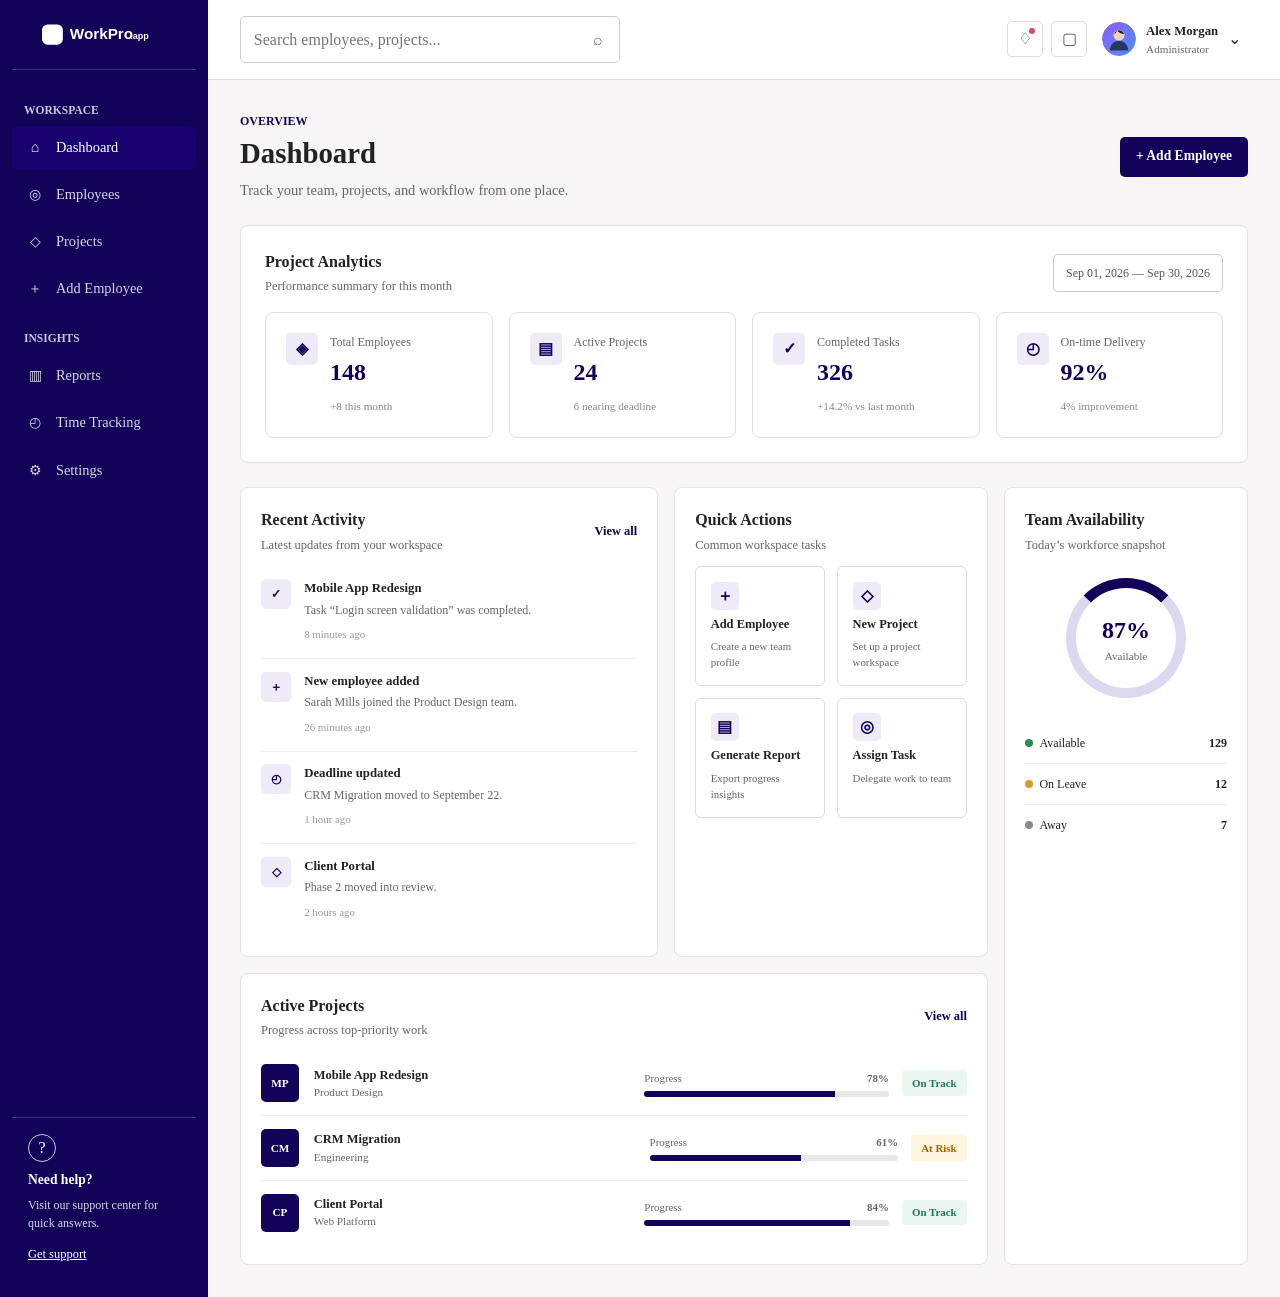
<file: Frontend/employee-project-ui/index.html>
<!DOCTYPE html>
<html lang="en">
<head>
  <meta charset="UTF-8">
  <meta name="viewport" content="width=device-width, initial-scale=1.0">
  <meta name="description" content="WorkPro project management dashboard">
  <title>WorkPro Dashboard</title>
  <link rel="stylesheet" href="css/styles.css">
</head>
<body>
  <div class="app-shell">
    <aside class="sidebar" aria-label="Primary navigation">
      <a class="brand" href="index.html" aria-label="WorkPro home">
        <img src="assets/logo.svg" alt="WorkPro">
      </a>

      <nav class="sidebar-nav">
        <p class="nav-heading">Workspace</p>
        <a class="nav-link active" href="index.html" aria-current="page"><span class="nav-icon">⌂</span><span>Dashboard</span></a>
        <a class="nav-link" href="employees.html"><span class="nav-icon">◎</span><span>Employees</span></a>
        <a class="nav-link" href="projects.html"><span class="nav-icon">◇</span><span>Projects</span></a>
        <a class="nav-link" href="add-employee.html"><span class="nav-icon">＋</span><span>Add Employee</span></a>

        <p class="nav-heading">Insights</p>
        <a class="nav-link" href="#"><span class="nav-icon">▥</span><span>Reports</span></a>
        <a class="nav-link" href="#"><span class="nav-icon">◴</span><span>Time Tracking</span></a>
        <a class="nav-link" href="#"><span class="nav-icon">⚙</span><span>Settings</span></a>
      </nav>

      <div class="sidebar-card">
        <div class="sidebar-card-icon">?</div>
        <strong>Need help?</strong>
        <p>Visit our support center for quick answers.</p>
        <a href="#">Get support</a>
      </div>
    </aside>

    <div class="main-area">
      <header class="topbar">
        <form class="search-form" role="search">
          <label class="sr-only" for="global-search">Search workspace</label>
          <input id="global-search" type="search" placeholder="Search employees, projects...">
          <button type="submit" aria-label="Search">⌕</button>
        </form>

        <div class="topbar-actions">
          <button class="icon-button" type="button" aria-label="Notifications">♢<span class="notification-dot" aria-hidden="true"></span></button>
          <button class="icon-button" type="button" aria-label="Messages">▢</button>
          <button class="account-button" type="button" aria-label="Open account menu">
            <img src="assets/avatar.svg" alt="">
            <span class="account-copy"><strong>Alex Morgan</strong><small>Administrator</small></span>
            <span aria-hidden="true">⌄</span>
          </button>
        </div>
      </header>

      <main class="content">
        <div class="page-title-row">
          <div>
            <p class="eyebrow">Overview</p>
            <h1>Dashboard</h1>
            <p class="subtitle">Track your team, projects, and workflow from one place.</p>
          </div>
          <a class="btn btn-primary" href="add-employee.html">+ Add Employee</a>
        </div>

        <section class="panel analytics-panel" aria-labelledby="analytics-title">
          <div class="panel-heading">
            <div>
              <h2 id="analytics-title">Project Analytics</h2>
              <p>Performance summary for this month</p>
            </div>
            <button class="date-chip" type="button">Sep 01, 2026 — Sep 30, 2026</button>
          </div>

          <div class="stats-grid">
            <article class="stat-card blue">
              <span class="stat-icon">◈</span>
              <div><p>Total Employees</p><strong>148</strong><small>+8 this month</small></div>
            </article>
            <article class="stat-card purple">
              <span class="stat-icon">▤</span>
              <div><p>Active Projects</p><strong>24</strong><small>6 nearing deadline</small></div>
            </article>
            <article class="stat-card green">
              <span class="stat-icon">✓</span>
              <div><p>Completed Tasks</p><strong>326</strong><small>+14.2% vs last month</small></div>
            </article>
            <article class="stat-card orange">
              <span class="stat-icon">◴</span>
              <div><p>On-time Delivery</p><strong>92%</strong><small>4% improvement</small></div>
            </article>
          </div>
        </section>

        <div class="dashboard-grid">
          <section class="panel activity-panel" aria-labelledby="activity-title">
            <div class="panel-heading compact">
              <div><h2 id="activity-title">Recent Activity</h2><p>Latest updates from your workspace</p></div>
              <a class="text-link" href="#">View all</a>
            </div>
            <ul class="activity-list">
              <li><span class="activity-icon violet">✓</span><div><strong>Mobile App Redesign</strong><p>Task “Login screen validation” was completed.</p><small>8 minutes ago</small></div></li>
              <li><span class="activity-icon cyan">＋</span><div><strong>New employee added</strong><p>Sarah Mills joined the Product Design team.</p><small>26 minutes ago</small></div></li>
              <li><span class="activity-icon amber">◴</span><div><strong>Deadline updated</strong><p>CRM Migration moved to September 22.</p><small>1 hour ago</small></div></li>
              <li><span class="activity-icon green-dot">◇</span><div><strong>Client Portal</strong><p>Phase 2 moved into review.</p><small>2 hours ago</small></div></li>
            </ul>
          </section>

          <section class="panel quick-actions" aria-labelledby="quick-title">
            <div class="panel-heading compact"><div><h2 id="quick-title">Quick Actions</h2><p>Common workspace tasks</p></div></div>
            <div class="quick-grid">
              <a href="add-employee.html"><span>＋</span><strong>Add Employee</strong><small>Create a new team profile</small></a>
              <a href="projects.html"><span>◇</span><strong>New Project</strong><small>Set up a project workspace</small></a>
              <a href="#"><span>▤</span><strong>Generate Report</strong><small>Export progress insights</small></a>
              <a href="#"><span>◎</span><strong>Assign Task</strong><small>Delegate work to team</small></a>
            </div>
          </section>

          <section class="panel project-list-panel" aria-labelledby="projects-title">
            <div class="panel-heading compact"><div><h2 id="projects-title">Active Projects</h2><p>Progress across top-priority work</p></div><a class="text-link" href="projects.html">View all</a></div>
            <div class="project-list">
              <article class="project-row">
                <div class="project-icon blue-bg">MP</div>
                <div class="project-copy"><strong>Mobile App Redesign</strong><span>Product Design</span></div>
                <div class="progress-wrap"><div class="progress-label"><span>Progress</span><strong>78%</strong></div><div class="progress"><span style="width:78%"></span></div></div>
                <span class="status success">On Track</span>
              </article>
              <article class="project-row">
                <div class="project-icon purple-bg">CM</div>
                <div class="project-copy"><strong>CRM Migration</strong><span>Engineering</span></div>
                <div class="progress-wrap"><div class="progress-label"><span>Progress</span><strong>61%</strong></div><div class="progress"><span style="width:61%"></span></div></div>
                <span class="status warning">At Risk</span>
              </article>
              <article class="project-row">
                <div class="project-icon green-bg">CP</div>
                <div class="project-copy"><strong>Client Portal</strong><span>Web Platform</span></div>
                <div class="progress-wrap"><div class="progress-label"><span>Progress</span><strong>84%</strong></div><div class="progress"><span style="width:84%"></span></div></div>
                <span class="status success">On Track</span>
              </article>
            </div>
          </section>

          <section class="panel team-panel" aria-labelledby="team-title">
            <div class="panel-heading compact"><div><h2 id="team-title">Team Availability</h2><p>Today’s workforce snapshot</p></div></div>
            <div class="availability-ring" aria-label="87 percent of employees are available"><span>87%</span><small>Available</small></div>
            <div class="availability-details">
              <p><span><i class="legend available"></i>Available</span><strong>129</strong></p>
              <p><span><i class="legend leave"></i>On Leave</span><strong>12</strong></p>
              <p><span><i class="legend away"></i>Away</span><strong>7</strong></p>
            </div>
          </section>
        </div>
      </main>
    </div>
  </div>
</body>
</html>
</file>
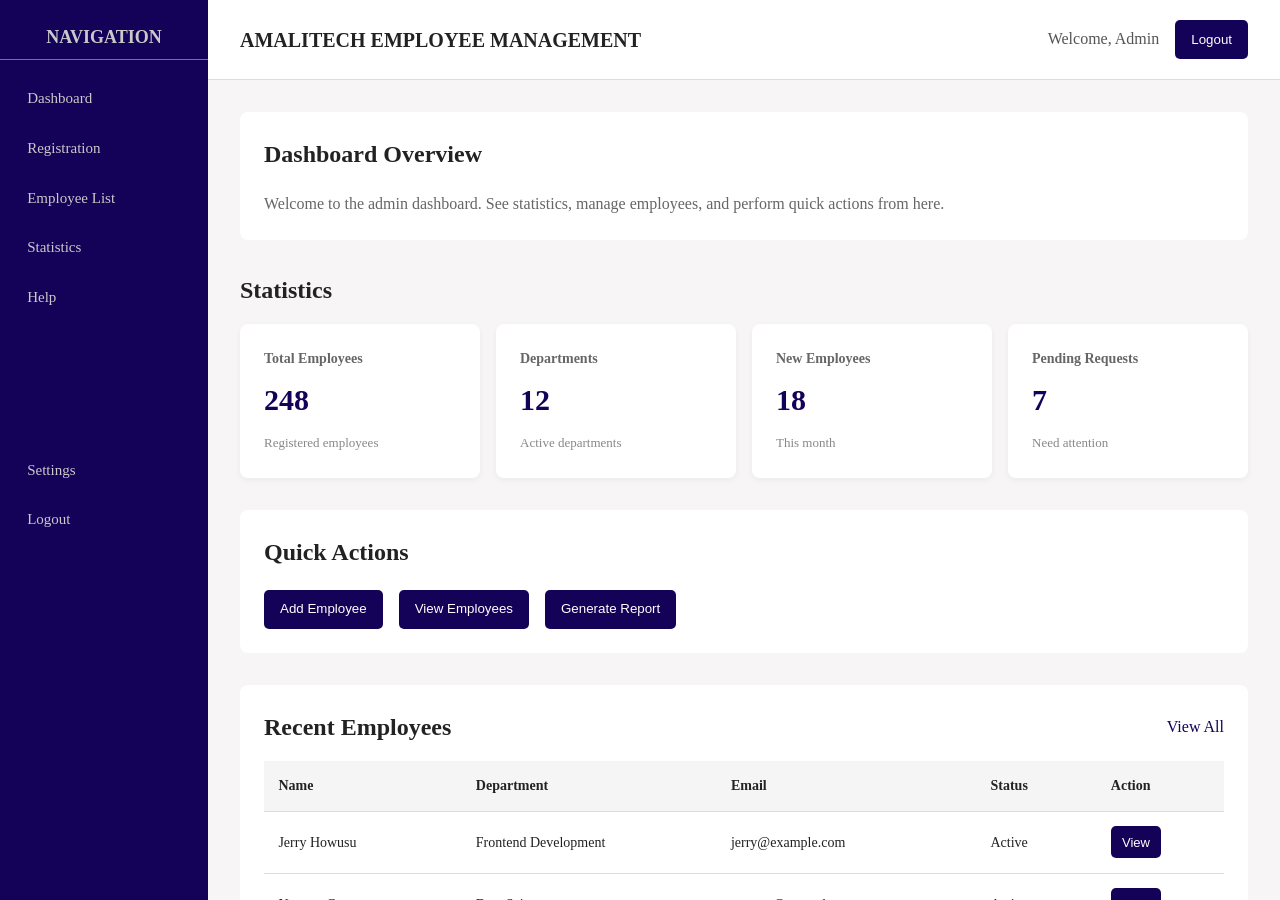
<file: Frontend/admin-dashboard.html>
<!doctype html>
<html lang="en">
  <head>
    <meta charset="UTF-8" />
    <meta name="viewport" content="width=device-width, initial-scale=1.0" />

    <title>Amalitech Employee Management</title>

    <link rel="stylesheet" href="styles.css" />
  </head>

  <body>
    <aside class="sidebar">
      <h2>Navigation</h2>

      <nav>
        <ul>
          <li><a href="#dashboard">Dashboard</a></li>
          <li><a href="#registration">Registration</a></li>
          <li><a href="#employees">Employee List</a></li>
          <li><a href="#statistics">Statistics</a></li>
          <li><a href="#help">Help</a></li>
        </ul>

        <ul class="bottom-nav">
          <li><a href="#settings">Settings</a></li>
          <li><a href="#">Logout</a></li>
        </ul>
      </nav>
    </aside>

    <header class="header">
      <div>
        <h1>Amalitech Employee Management</h1>
      </div>

      <div class="header-user">
        <span>Welcome, Admin</span>
        <button type="button">Logout</button>
      </div>
    </header>

    <main class="main-content">
      <section id="dashboard" class="dashboard-intro">
        <h2>Dashboard Overview</h2>

        <p>
          Welcome to the admin dashboard. See statistics, manage employees, and
          perform quick actions from here.
        </p>
      </section>

      <section id="statistics" class="statistics">
        <h2>Statistics</h2>

        <div class="stat-cards">
          <article class="stat-card">
            <h3>Total Employees</h3>
            <p>248</p>
            <span>Registered employees</span>
          </article>

          <article class="stat-card">
            <h3>Departments</h3>
            <p>12</p>
            <span>Active departments</span>
          </article>

          <article class="stat-card">
            <h3>New Employees</h3>
            <p>18</p>
            <span>This month</span>
          </article>

          <article class="stat-card">
            <h3>Pending Requests</h3>
            <p>7</p>
            <span>Need attention</span>
          </article>
        </div>
      </section>

      <section class="quick-actions">
        <h2>Quick Actions</h2>

        <div class="action-buttons">
          <button type="button">Add Employee</button>

          <button type="button">View Employees</button>

          <button type="button">Generate Report</button>
        </div>
      </section>

      <section id="employees" class="employees">
        <div class="section-header">
          <h2>Recent Employees</h2>

          <a href="#employees">View All</a>
        </div>

        <div class="table-container">
          <table>
            <thead>
              <tr>
                <th>Name</th>
                <th>Department</th>
                <th>Email</th>
                <th>Status</th>
                <th>Action</th>
              </tr>
            </thead>

            <tbody>
              <tr>
                <td>Jerry Howusu</td>
                <td>Frontend Development</td>
                <td>jerry@example.com</td>
                <td>Active</td>
                <td>
                  <button type="button">View</button>
                </td>
              </tr>

              <tr>
                <td>Newton Ganu</td>
                <td>Data Science</td>
                <td>newton@example.com</td>
                <td>Active</td>
                <td>
                  <button type="button">View</button>
                </td>
              </tr>

              <tr>
                <td>Sarah Owusu</td>
                <td>Marketing</td>
                <td>sarah@example.com</td>
                <td>Pending</td>
                <td>
                  <button type="button">View</button>
                </td>
              </tr>

              <tr>
                <td>Michael Mensah</td>
                <td>Engineering</td>
                <td>michael@example.com</td>
                <td>Active</td>
                <td>
                  <button type="button">View</button>
                </td>
              </tr>
            </tbody>
          </table>
        </div>
      </section>

      <!-- <section id="registration" class="registration">
        <h2>Employee Registration</h2>

        <form>
          <div class="form-group">
            <label for="name">Employee Name</label>

            <input
              type="text"
              id="name"
              name="name"
              placeholder="Enter employee name"
            />
          </div>

          <div class="form-group">
            <label for="email">Email</label>

            <input
              type="email"
              id="email"
              name="email"
              placeholder="Enter employee email"
            />
          </div>

          <div class="form-group">
            <label for="department">Department</label>

            <select id="department" name="department">
              <option value="">Select department</option>

              <option value="frontend">Frontend Development</option>

              <option value="backend">Backend Development</option>

              <option value="data-science">Data Science</option>

              <option value="cybersecurity">Cybersecurity</option>
            </select>
          </div>

          <div class="form-buttons">
            <button type="submit">Register Employee</button>

            <button type="reset">Cancel</button>
          </div>
        </form>
      </section> -->

      <!-- <section id="settings" class="settings">
        <h2>Settings</h2>

        <p>Manage your account settings and preferences here.</p>
      </section>

      <section id="help" class="help">
        <h2>Help</h2>

        <p>Contact the HR department if you need assistance.</p>
      </section> -->
    </main>
  </body>
</html>
</file>
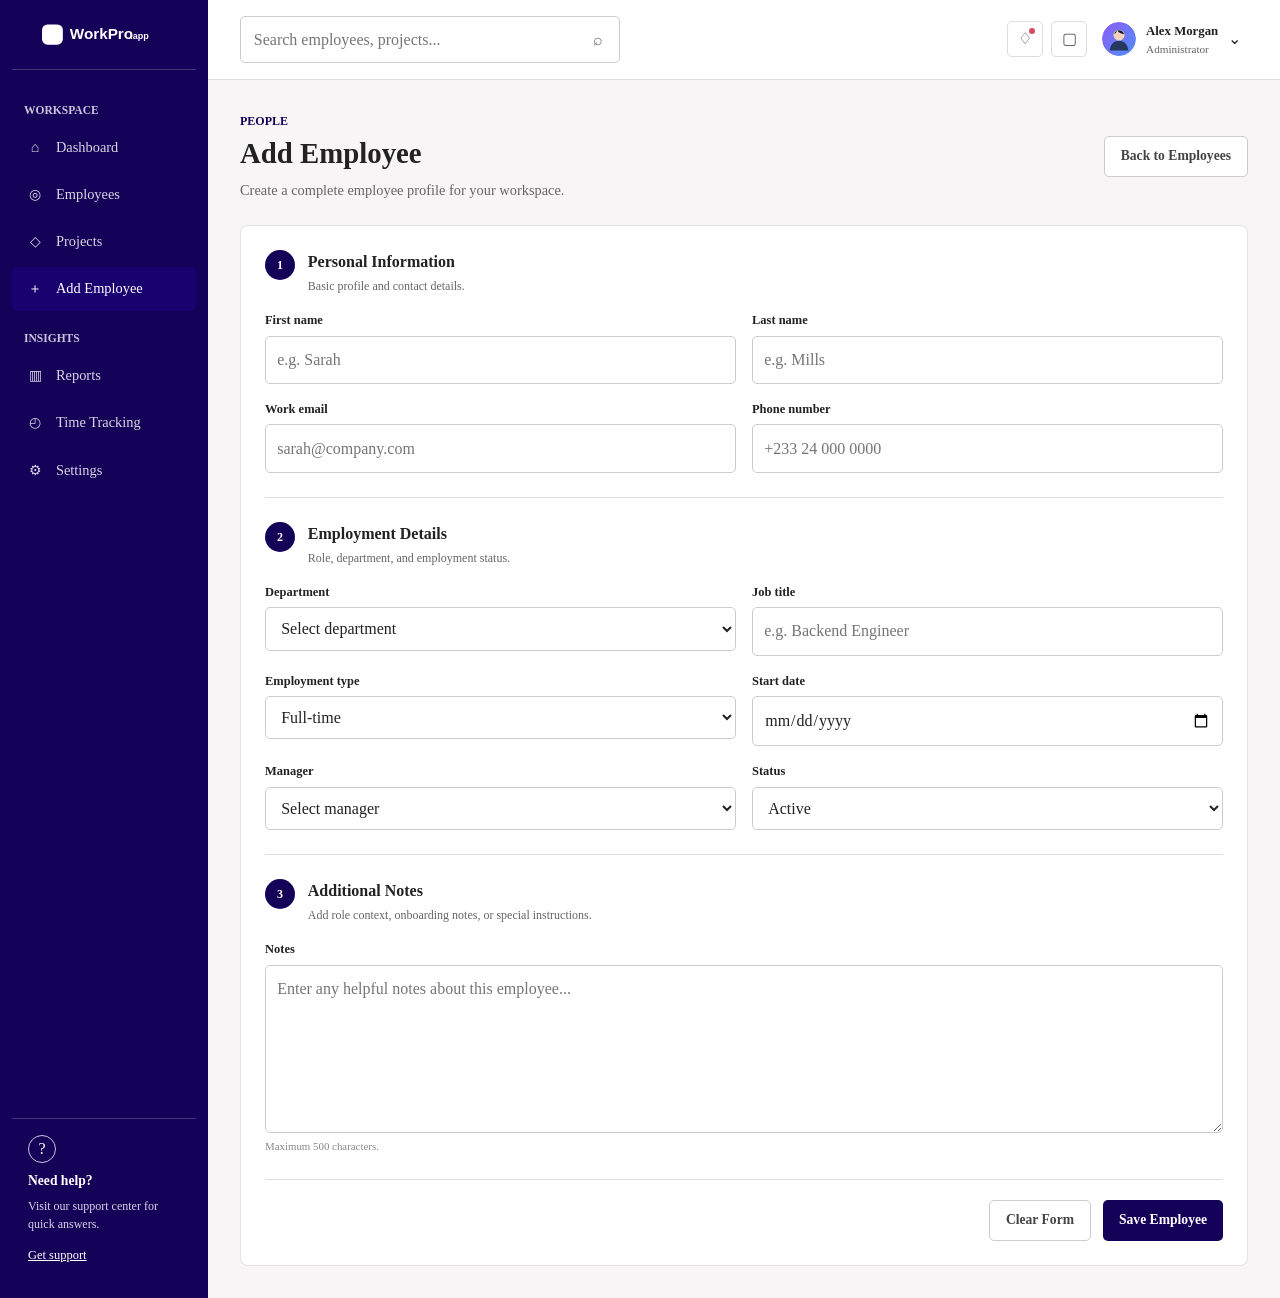
<file: Frontend/employee-project-ui/add-employee.html>
<!DOCTYPE html>
<html lang="en">
<head>
  <meta charset="UTF-8">
  <meta name="viewport" content="width=device-width, initial-scale=1.0">
  <meta name="description" content="Add an employee in WorkPro">
  <title>Add Employee | WorkPro</title>
  <link rel="stylesheet" href="css/styles.css">
</head>
<body>
  <div class="app-shell">
    <aside class="sidebar" aria-label="Primary navigation">
      <a class="brand" href="index.html" aria-label="WorkPro home"><img src="assets/logo.svg" alt="WorkPro"></a>
      <nav class="sidebar-nav">
        <p class="nav-heading">Workspace</p>
        <a class="nav-link" href="index.html"><span class="nav-icon">⌂</span><span>Dashboard</span></a>
        <a class="nav-link" href="employees.html"><span class="nav-icon">◎</span><span>Employees</span></a>
        <a class="nav-link" href="projects.html"><span class="nav-icon">◇</span><span>Projects</span></a>
        <a class="nav-link active" href="add-employee.html" aria-current="page"><span class="nav-icon">＋</span><span>Add Employee</span></a>
        <p class="nav-heading">Insights</p>
        <a class="nav-link" href="#"><span class="nav-icon">▥</span><span>Reports</span></a>
        <a class="nav-link" href="#"><span class="nav-icon">◴</span><span>Time Tracking</span></a>
        <a class="nav-link" href="#"><span class="nav-icon">⚙</span><span>Settings</span></a>
      </nav>
      <div class="sidebar-card"><div class="sidebar-card-icon">?</div><strong>Need help?</strong><p>Visit our support center for quick answers.</p><a href="#">Get support</a></div>
    </aside>

    <div class="main-area">
      <header class="topbar">
        <form class="search-form" role="search"><label class="sr-only" for="global-search">Search workspace</label><input id="global-search" type="search" placeholder="Search employees, projects..."><button type="submit" aria-label="Search">⌕</button></form>
        <div class="topbar-actions"><button class="icon-button" type="button" aria-label="Notifications">♢<span class="notification-dot" aria-hidden="true"></span></button><button class="icon-button" type="button" aria-label="Messages">▢</button><button class="account-button" type="button" aria-label="Open account menu"><img src="assets/avatar.svg" alt=""><span class="account-copy"><strong>Alex Morgan</strong><small>Administrator</small></span><span aria-hidden="true">⌄</span></button></div>
      </header>

      <main class="content form-page">
        <div class="page-title-row">
          <div><p class="eyebrow">People</p><h1>Add Employee</h1><p class="subtitle">Create a complete employee profile for your workspace.</p></div>
          <a class="btn btn-secondary" href="employees.html">Back to Employees</a>
        </div>

        <form class="panel employee-form" action="#" method="post">
          <section class="form-section" aria-labelledby="personal-title">
            <div class="form-section-heading"><span class="step-number">1</span><div><h2 id="personal-title">Personal Information</h2><p>Basic profile and contact details.</p></div></div>
            <div class="form-grid">
              <div class="field"><label for="first-name">First name</label><input id="first-name" name="first-name" type="text" placeholder="e.g. Sarah" required></div>
              <div class="field"><label for="last-name">Last name</label><input id="last-name" name="last-name" type="text" placeholder="e.g. Mills" required></div>
              <div class="field"><label for="email">Work email</label><input id="email" name="email" type="email" placeholder="sarah@company.com" required></div>
              <div class="field"><label for="phone">Phone number</label><input id="phone" name="phone" type="tel" placeholder="+233 24 000 0000"></div>
            </div>
          </section>

          <section class="form-section" aria-labelledby="employment-title">
            <div class="form-section-heading"><span class="step-number">2</span><div><h2 id="employment-title">Employment Details</h2><p>Role, department, and employment status.</p></div></div>
            <div class="form-grid">
              <div class="field"><label for="department">Department</label><select id="department" name="department" required><option value="">Select department</option><option>Engineering</option><option>Product Design</option><option>Marketing</option><option>Finance</option><option>Operations</option></select></div>
              <div class="field"><label for="role">Job title</label><input id="role" name="role" type="text" placeholder="e.g. Backend Engineer" required></div>
              <div class="field"><label for="employment-type">Employment type</label><select id="employment-type" name="employment-type"><option>Full-time</option><option>Part-time</option><option>Contract</option><option>Internship</option></select></div>
              <div class="field"><label for="start-date">Start date</label><input id="start-date" name="start-date" type="date"></div>
              <div class="field"><label for="manager">Manager</label><select id="manager" name="manager"><option value="">Select manager</option><option>Alex Morgan</option><option>Priya Shah</option><option>Marcus Lee</option><option>Jessica Brown</option></select></div>
              <div class="field"><label for="status">Status</label><select id="status" name="status"><option>Active</option><option>Onboarding</option><option>On Leave</option></select></div>
            </div>
          </section>

          <section class="form-section" aria-labelledby="notes-title">
            <div class="form-section-heading"><span class="step-number">3</span><div><h2 id="notes-title">Additional Notes</h2><p>Add role context, onboarding notes, or special instructions.</p></div></div>
            <div class="field"><label for="notes">Notes</label><textarea id="notes" name="notes" rows="6" placeholder="Enter any helpful notes about this employee..."></textarea><small>Maximum 500 characters.</small></div>
          </section>

          <div class="form-actions"><button class="btn btn-secondary" type="reset">Clear Form</button><button class="btn btn-primary" type="submit">Save Employee</button></div>
        </form>
      </main>
    </div>
  </div>
</body>
</html>
</file>
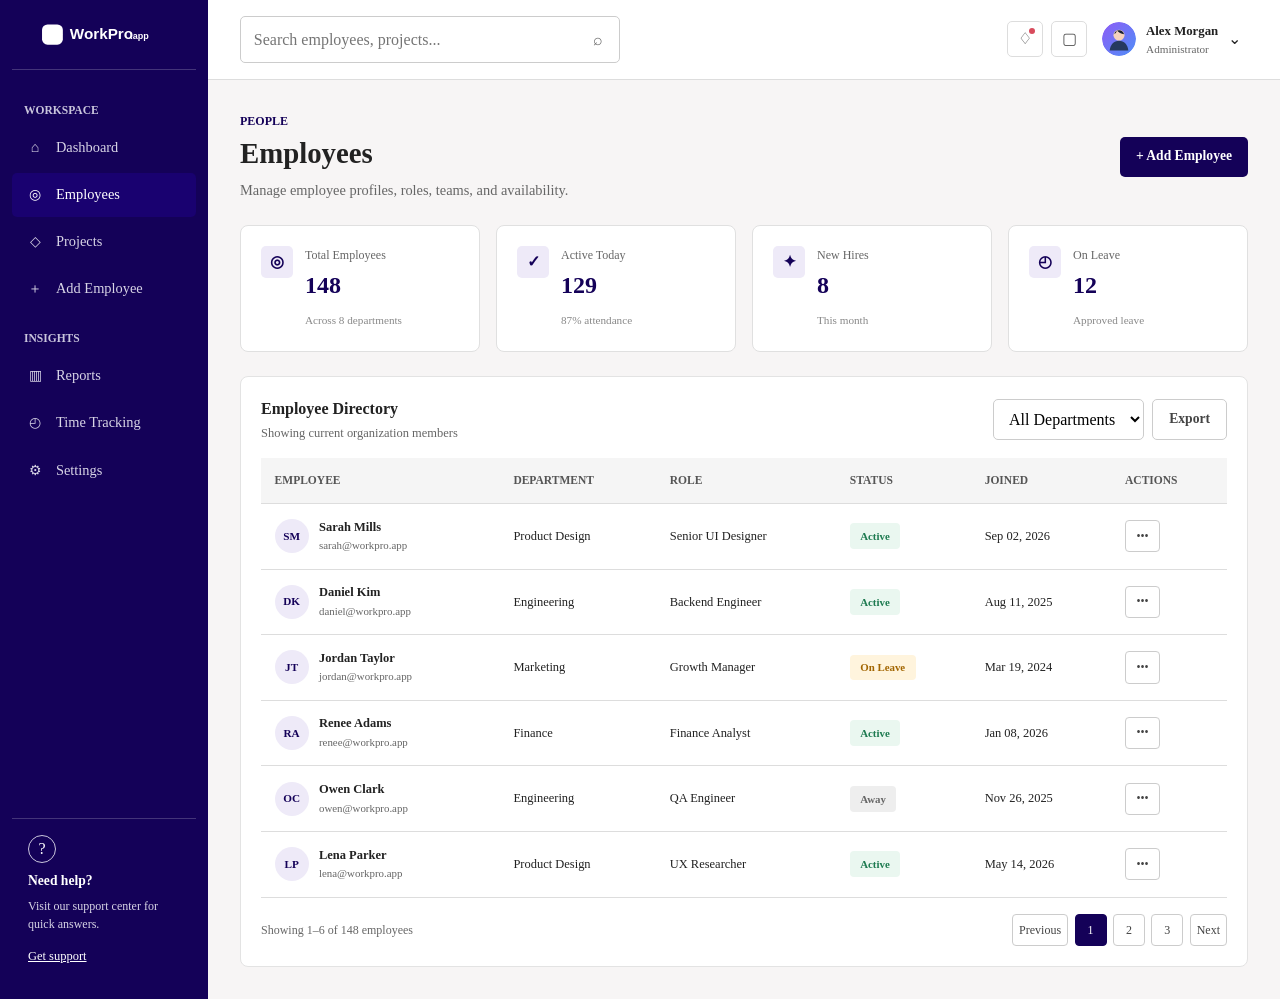
<file: Frontend/employee-project-ui/employees.html>
<!DOCTYPE html>
<html lang="en">
<head>
  <meta charset="UTF-8">
  <meta name="viewport" content="width=device-width, initial-scale=1.0">
  <meta name="description" content="WorkPro employee management page">
  <title>Employees | WorkPro</title>
  <link rel="stylesheet" href="css/styles.css">
</head>
<body>
  <div class="app-shell">
    <aside class="sidebar" aria-label="Primary navigation">
      <a class="brand" href="index.html" aria-label="WorkPro home"><img src="assets/logo.svg" alt="WorkPro"></a>
      <nav class="sidebar-nav">
        <p class="nav-heading">Workspace</p>
        <a class="nav-link" href="index.html"><span class="nav-icon">⌂</span><span>Dashboard</span></a>
        <a class="nav-link active" href="employees.html" aria-current="page"><span class="nav-icon">◎</span><span>Employees</span></a>
        <a class="nav-link" href="projects.html"><span class="nav-icon">◇</span><span>Projects</span></a>
        <a class="nav-link" href="add-employee.html"><span class="nav-icon">＋</span><span>Add Employee</span></a>
        <p class="nav-heading">Insights</p>
        <a class="nav-link" href="#"><span class="nav-icon">▥</span><span>Reports</span></a>
        <a class="nav-link" href="#"><span class="nav-icon">◴</span><span>Time Tracking</span></a>
        <a class="nav-link" href="#"><span class="nav-icon">⚙</span><span>Settings</span></a>
      </nav>
      <div class="sidebar-card"><div class="sidebar-card-icon">?</div><strong>Need help?</strong><p>Visit our support center for quick answers.</p><a href="#">Get support</a></div>
    </aside>

    <div class="main-area">
      <header class="topbar">
        <form class="search-form" role="search"><label class="sr-only" for="global-search">Search workspace</label><input id="global-search" type="search" placeholder="Search employees, projects..."><button type="submit" aria-label="Search">⌕</button></form>
        <div class="topbar-actions"><button class="icon-button" type="button" aria-label="Notifications">♢<span class="notification-dot" aria-hidden="true"></span></button><button class="icon-button" type="button" aria-label="Messages">▢</button><button class="account-button" type="button" aria-label="Open account menu"><img src="assets/avatar.svg" alt=""><span class="account-copy"><strong>Alex Morgan</strong><small>Administrator</small></span><span aria-hidden="true">⌄</span></button></div>
      </header>

      <main class="content">
        <div class="page-title-row">
          <div><p class="eyebrow">People</p><h1>Employees</h1><p class="subtitle">Manage employee profiles, roles, teams, and availability.</p></div>
          <a class="btn btn-primary" href="add-employee.html">+ Add Employee</a>
        </div>

        <section class="stats-grid employee-stats" aria-label="Employee summary">
          <article class="stat-card blue"><span class="stat-icon">◎</span><div><p>Total Employees</p><strong>148</strong><small>Across 8 departments</small></div></article>
          <article class="stat-card green"><span class="stat-icon">✓</span><div><p>Active Today</p><strong>129</strong><small>87% attendance</small></div></article>
          <article class="stat-card purple"><span class="stat-icon">✦</span><div><p>New Hires</p><strong>8</strong><small>This month</small></div></article>
          <article class="stat-card orange"><span class="stat-icon">◴</span><div><p>On Leave</p><strong>12</strong><small>Approved leave</small></div></article>
        </section>

        <section class="panel table-panel" aria-labelledby="employees-table-title">
          <div class="panel-heading table-toolbar">
            <div><h2 id="employees-table-title">Employee Directory</h2><p>Showing current organization members</p></div>
            <div class="toolbar-controls">
              <label class="sr-only" for="department-filter">Filter by department</label>
              <select id="department-filter"><option>All Departments</option><option>Engineering</option><option>Product Design</option><option>Marketing</option><option>Finance</option></select>
              <button class="btn btn-secondary" type="button">Export</button>
            </div>
          </div>

          <div class="table-scroll">
            <table>
              <thead><tr><th scope="col">Employee</th><th scope="col">Department</th><th scope="col">Role</th><th scope="col">Status</th><th scope="col">Joined</th><th scope="col">Actions</th></tr></thead>
              <tbody>
                <tr><td><div class="person-cell"><span class="avatar initials blue-bg">SM</span><div><strong>Sarah Mills</strong><small>sarah@workpro.app</small></div></div></td><td>Product Design</td><td>Senior UI Designer</td><td><span class="status success">Active</span></td><td>Sep 02, 2026</td><td><button class="table-action" type="button" aria-label="More actions for Sarah Mills">•••</button></td></tr>
                <tr><td><div class="person-cell"><span class="avatar initials purple-bg">DK</span><div><strong>Daniel Kim</strong><small>daniel@workpro.app</small></div></div></td><td>Engineering</td><td>Backend Engineer</td><td><span class="status success">Active</span></td><td>Aug 11, 2025</td><td><button class="table-action" type="button" aria-label="More actions for Daniel Kim">•••</button></td></tr>
                <tr><td><div class="person-cell"><span class="avatar initials green-bg">JT</span><div><strong>Jordan Taylor</strong><small>jordan@workpro.app</small></div></div></td><td>Marketing</td><td>Growth Manager</td><td><span class="status warning">On Leave</span></td><td>Mar 19, 2024</td><td><button class="table-action" type="button" aria-label="More actions for Jordan Taylor">•••</button></td></tr>
                <tr><td><div class="person-cell"><span class="avatar initials orange-bg">RA</span><div><strong>Renee Adams</strong><small>renee@workpro.app</small></div></div></td><td>Finance</td><td>Finance Analyst</td><td><span class="status success">Active</span></td><td>Jan 08, 2026</td><td><button class="table-action" type="button" aria-label="More actions for Renee Adams">•••</button></td></tr>
                <tr><td><div class="person-cell"><span class="avatar initials cyan-bg">OC</span><div><strong>Owen Clark</strong><small>owen@workpro.app</small></div></div></td><td>Engineering</td><td>QA Engineer</td><td><span class="status neutral">Away</span></td><td>Nov 26, 2025</td><td><button class="table-action" type="button" aria-label="More actions for Owen Clark">•••</button></td></tr>
                <tr><td><div class="person-cell"><span class="avatar initials red-bg">LP</span><div><strong>Lena Parker</strong><small>lena@workpro.app</small></div></div></td><td>Product Design</td><td>UX Researcher</td><td><span class="status success">Active</span></td><td>May 14, 2026</td><td><button class="table-action" type="button" aria-label="More actions for Lena Parker">•••</button></td></tr>
              </tbody>
            </table>
          </div>

          <div class="pagination" aria-label="Table pagination"><span>Showing 1–6 of 148 employees</span><div><button type="button" disabled>Previous</button><button type="button" class="current" aria-current="page">1</button><button type="button">2</button><button type="button">3</button><button type="button">Next</button></div></div>
        </section>
      </main>
    </div>
  </div>
</body>
</html>
</file>
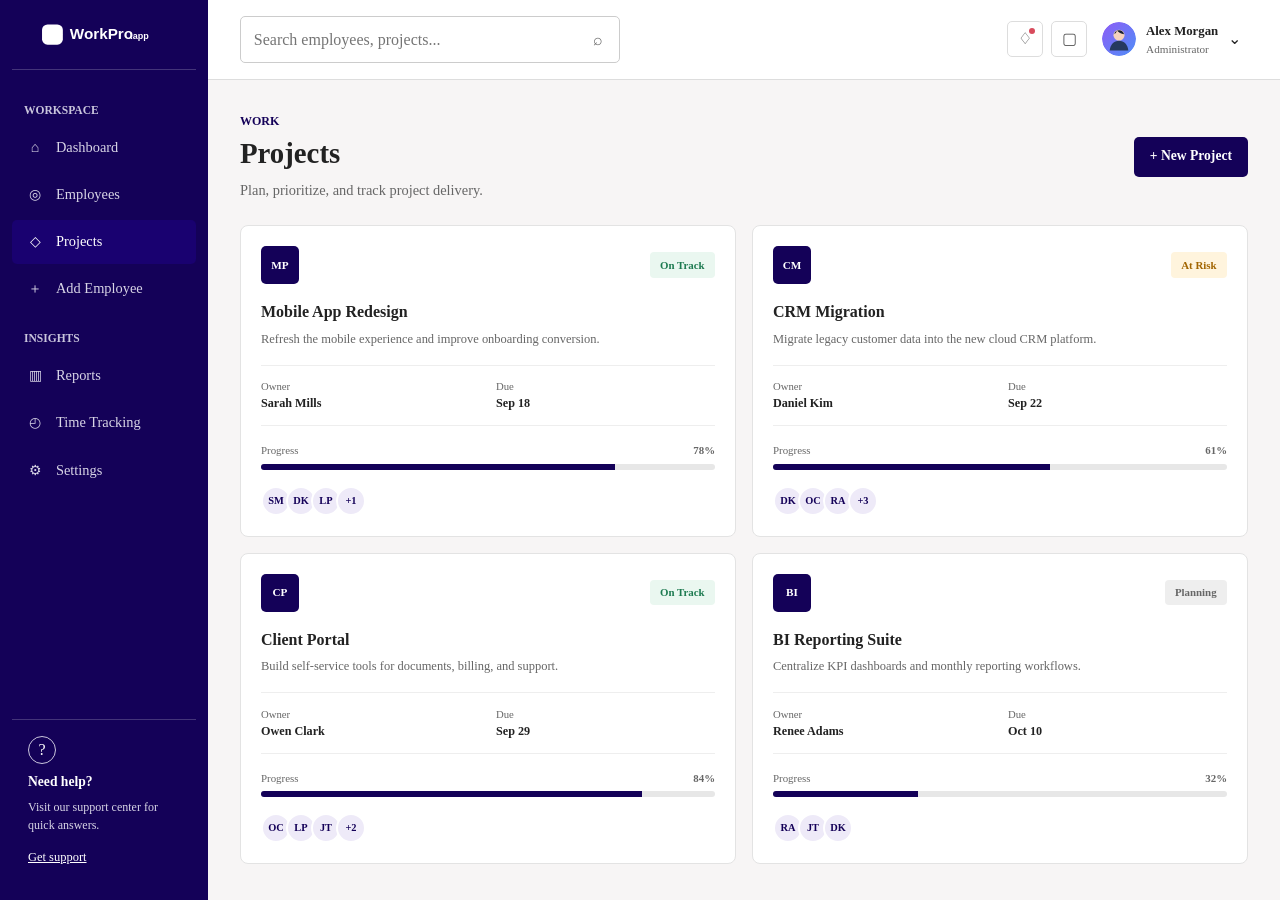
<file: Frontend/employee-project-ui/projects.html>
<!DOCTYPE html>
<html lang="en">
<head>
  <meta charset="UTF-8">
  <meta name="viewport" content="width=device-width, initial-scale=1.0">
  <meta name="description" content="WorkPro project management page">
  <title>Projects | WorkPro</title>
  <link rel="stylesheet" href="css/styles.css">
</head>
<body>
  <div class="app-shell">
    <aside class="sidebar" aria-label="Primary navigation">
      <a class="brand" href="index.html" aria-label="WorkPro home"><img src="assets/logo.svg" alt="WorkPro"></a>
      <nav class="sidebar-nav">
        <p class="nav-heading">Workspace</p>
        <a class="nav-link" href="index.html"><span class="nav-icon">⌂</span><span>Dashboard</span></a>
        <a class="nav-link" href="employees.html"><span class="nav-icon">◎</span><span>Employees</span></a>
        <a class="nav-link active" href="projects.html" aria-current="page"><span class="nav-icon">◇</span><span>Projects</span></a>
        <a class="nav-link" href="add-employee.html"><span class="nav-icon">＋</span><span>Add Employee</span></a>
        <p class="nav-heading">Insights</p>
        <a class="nav-link" href="#"><span class="nav-icon">▥</span><span>Reports</span></a>
        <a class="nav-link" href="#"><span class="nav-icon">◴</span><span>Time Tracking</span></a>
        <a class="nav-link" href="#"><span class="nav-icon">⚙</span><span>Settings</span></a>
      </nav>
      <div class="sidebar-card"><div class="sidebar-card-icon">?</div><strong>Need help?</strong><p>Visit our support center for quick answers.</p><a href="#">Get support</a></div>
    </aside>

    <div class="main-area">
      <header class="topbar">
        <form class="search-form" role="search"><label class="sr-only" for="global-search">Search workspace</label><input id="global-search" type="search" placeholder="Search employees, projects..."><button type="submit" aria-label="Search">⌕</button></form>
        <div class="topbar-actions"><button class="icon-button" type="button" aria-label="Notifications">♢<span class="notification-dot" aria-hidden="true"></span></button><button class="icon-button" type="button" aria-label="Messages">▢</button><button class="account-button" type="button" aria-label="Open account menu"><img src="assets/avatar.svg" alt=""><span class="account-copy"><strong>Alex Morgan</strong><small>Administrator</small></span><span aria-hidden="true">⌄</span></button></div>
      </header>

      <main class="content">
        <div class="page-title-row">
          <div><p class="eyebrow">Work</p><h1>Projects</h1><p class="subtitle">Plan, prioritize, and track project delivery.</p></div>
          <button class="btn btn-primary" type="button">+ New Project</button>
        </div>

        <section class="project-card-grid" aria-label="Project cards">
          <article class="panel project-card">
            <div class="project-card-top"><div class="project-icon blue-bg">MP</div><span class="status success">On Track</span></div>
            <div><h2>Mobile App Redesign</h2><p>Refresh the mobile experience and improve onboarding conversion.</p></div>
            <div class="project-meta"><span><small>Owner</small><strong>Sarah Mills</strong></span><span><small>Due</small><strong>Sep 18</strong></span></div>
            <div class="progress-wrap"><div class="progress-label"><span>Progress</span><strong>78%</strong></div><div class="progress"><span style="width:78%"></span></div></div>
            <div class="member-stack" aria-label="4 project members"><span>SM</span><span>DK</span><span>LP</span><span>+1</span></div>
          </article>

          <article class="panel project-card">
            <div class="project-card-top"><div class="project-icon purple-bg">CM</div><span class="status warning">At Risk</span></div>
            <div><h2>CRM Migration</h2><p>Migrate legacy customer data into the new cloud CRM platform.</p></div>
            <div class="project-meta"><span><small>Owner</small><strong>Daniel Kim</strong></span><span><small>Due</small><strong>Sep 22</strong></span></div>
            <div class="progress-wrap"><div class="progress-label"><span>Progress</span><strong>61%</strong></div><div class="progress"><span style="width:61%"></span></div></div>
            <div class="member-stack" aria-label="6 project members"><span>DK</span><span>OC</span><span>RA</span><span>+3</span></div>
          </article>

          <article class="panel project-card">
            <div class="project-card-top"><div class="project-icon green-bg">CP</div><span class="status success">On Track</span></div>
            <div><h2>Client Portal</h2><p>Build self-service tools for documents, billing, and support.</p></div>
            <div class="project-meta"><span><small>Owner</small><strong>Owen Clark</strong></span><span><small>Due</small><strong>Sep 29</strong></span></div>
            <div class="progress-wrap"><div class="progress-label"><span>Progress</span><strong>84%</strong></div><div class="progress"><span style="width:84%"></span></div></div>
            <div class="member-stack" aria-label="5 project members"><span>OC</span><span>LP</span><span>JT</span><span>+2</span></div>
          </article>

          <article class="panel project-card">
            <div class="project-card-top"><div class="project-icon orange-bg">BI</div><span class="status neutral">Planning</span></div>
            <div><h2>BI Reporting Suite</h2><p>Centralize KPI dashboards and monthly reporting workflows.</p></div>
            <div class="project-meta"><span><small>Owner</small><strong>Renee Adams</strong></span><span><small>Due</small><strong>Oct 10</strong></span></div>
            <div class="progress-wrap"><div class="progress-label"><span>Progress</span><strong>32%</strong></div><div class="progress"><span style="width:32%"></span></div></div>
            <div class="member-stack" aria-label="3 project members"><span>RA</span><span>JT</span><span>DK</span></div>
          </article>
        </section>
      </main>
    </div>
  </div>
</body>
</html>
</file>
<file: Frontend/employee-project-ui/css/styles.css>
:root {
  --primary: #140158;
  --primary-hover: #190170;
  --background: #f7f5f5;
  --surface: #ffffff;
  --text: #222222;
  --muted: #666666;
  --border: #dddddd;
  --soft: #f5f5f5;
  --success: #1d7a50;
  --success-bg: #eaf7f0;
  --warning: #a26500;
  --warning-bg: #fff4dd;
  --neutral: #666666;
  --neutral-bg: #eeeeee;
  --danger: #b13d4b;
  --sidebar-width: 13rem;
}

* {
  box-sizing: border-box;
}

html {
  scroll-behavior: smooth;
}

body {
  margin: 0;
  min-height: 100vh;

  line-height: 1.5;
  background-color: var(--background);
  color: var(--text);
}

button,
input,
select,
textarea {
  font: inherit;
}

a {
  color: inherit;
  text-decoration: none;
}

button,
a,
input,
select,
textarea {
  transition: 0.2s ease;
}

img {
  display: block;
  max-width: 100%;
}

button {
  border: 0;
  cursor: pointer;
}

button:focus-visible,
a:focus-visible,
input:focus-visible,
select:focus-visible,
textarea:focus-visible {
  outline: 3px solid rgba(20, 1, 88, 0.2);
  outline-offset: 2px;
}

.sr-only {
  position: absolute;
  width: 1px;
  height: 1px;
  padding: 0;
  margin: -1px;
  overflow: hidden;
  clip: rect(0, 0, 0, 0);
  white-space: nowrap;
  border: 0;
}

.app-shell {
  min-height: 100vh;
  display: grid;
  grid-template-columns: var(--sidebar-width) 1fr;
}

.sidebar {
  grid-column: 1;
  grid-row: 1;
  min-height: 100vh;
  display: flex;
  flex-direction: column;
  padding: 1rem 0.75rem;
  background-color: var(--primary);
  color: white;
}

.brand {
  display: flex;
  align-items: center;
  justify-content: center;
  min-height: 54px;
  margin-bottom: 1rem;
  padding-bottom: 1rem;
  border-bottom: 1px solid rgba(255, 255, 255, 0.2);
}

.brand img {
  width: 125px;
  filter: brightness(0) invert(1);
}

.sidebar-nav {
  display: flex;
  flex-direction: column;
}

.nav-heading {
  margin: 1rem 0.75rem 0.4rem;
  color: #c9c5dc;
  font-size: 0.72rem;
  font-weight: 700;
  text-transform: uppercase;
}

.nav-link {
  display: flex;
  align-items: center;
  gap: 0.7rem;
  padding: 0.7rem 0.85rem;
  margin-bottom: 0.2rem;
  border-radius: 5px;
  color: #d8d5e6;
  font-size: 0.9rem;
}

.nav-link:hover,
.nav-link.active {
  background-color: var(--primary-hover);
  color: white;
}

.nav-icon {
  width: 1.2rem;
  text-align: center;
}

.sidebar-card {
  margin-top: auto;
  padding: 1rem;
  border-top: 1px solid rgba(255, 255, 255, 0.2);
}

.sidebar-card-icon {
  width: 28px;
  height: 28px;
  display: grid;
  place-items: center;
  margin-bottom: 0.5rem;
  border: 1px solid #c9c5dc;
  border-radius: 50%;
}

.sidebar-card strong {
  display: block;
  font-size: 0.85rem;
}

.sidebar-card p {
  margin: 0.35rem 0 0.6rem;
  color: #d8d5e6;
  font-size: 0.75rem;
}

.sidebar-card a {
  color: white;
  font-size: 0.78rem;
  text-decoration: underline;
}

.main-area {
  min-width: 0;
  grid-column: 2;
  background-color: var(--background);
}

.topbar {
  min-height: 5rem;
  display: flex;
  align-items: center;
  justify-content: space-between;
  gap: 1rem;
  padding: 0 2rem;
  background-color: white;
  border-bottom: 1px solid var(--border);
}

.search-form {
  position: relative;
  width: min(380px, 45vw);
}

.search-form input {
  width: 100%;
  padding: 0.65rem 2.6rem 0.65rem 0.8rem;
  border: 1px solid #cccccc;
  border-radius: 5px;
  background-color: white;
}

.search-form input:focus {
  border-color: var(--primary);
  outline: none;
}

.search-form button {
  position: absolute;
  top: 50%;
  right: 0.35rem;
  transform: translateY(-50%);
  width: 2rem;
  height: 2rem;
  border-radius: 4px;
  background-color: transparent;
  color: #666666;
}

.search-form button:hover {
  background-color: #eeeeee;
}

.topbar-actions {
  display: flex;
  align-items: center;
  gap: 0.5rem;
}

.icon-button {
  position: relative;
  width: 36px;
  height: 36px;
  border: 1px solid var(--border);
  border-radius: 5px;
  background-color: white;
  color: #555555;
}

.icon-button:hover {
  background-color: var(--soft);
}

.notification-dot {
  position: absolute;
  top: 6px;
  right: 7px;
  width: 6px;
  height: 6px;
  border-radius: 50%;
  background-color: #d84b5c;
}

.account-button {
  display: flex;
  align-items: center;
  gap: 0.6rem;
  padding: 0.25rem 0.45rem;
  border-radius: 5px;
  background-color: white;
  color: var(--text);
}

.account-button:hover {
  background-color: var(--soft);
}

.account-button img {
  width: 34px;
  height: 34px;
  border-radius: 50%;
}

.account-copy {
  display: flex;
  flex-direction: column;
  text-align: left;
}

.account-copy strong {
  font-size: 0.8rem;
}

.account-copy small {
  color: var(--muted);
  font-size: 0.7rem;
}

.content {
  padding: 2rem;
}

.page-title-row {
  display: flex;
  align-items: center;
  justify-content: space-between;
  gap: 1rem;
  margin-bottom: 1.5rem;
}

.page-title-row h1 {
  margin: 0.15rem 0 0.25rem;
  font-size: 1.8rem;
}

.eyebrow {
  margin: 0;
  color: var(--primary);
  font-size: 0.75rem;
  font-weight: 700;
  text-transform: uppercase;
}

.subtitle {
  margin: 0;
  color: var(--muted);
  font-size: 0.9rem;
}

.btn {
  display: inline-flex;
  align-items: center;
  justify-content: center;
  min-height: 40px;
  padding: 0.6rem 1rem;
  border-radius: 5px;
  font-size: 0.85rem;
  font-weight: 600;
}

.btn-primary {
  background-color: var(--primary);
  color: white;
}

.btn-primary:hover {
  background-color: var(--primary-hover);
}

.btn-secondary {
  border: 1px solid #cccccc;
  background-color: white;
  color: #444444;
}

.btn-secondary:hover {
  background-color: #eeeeee;
}

.panel {
  background-color: white;
  border: 1px solid #e3e3e3;
  border-radius: 8px;
}

.analytics-panel {
  padding: 1.5rem;
  margin-bottom: 1.5rem;
}

.panel-heading {
  display: flex;
  align-items: center;
  justify-content: space-between;
  gap: 1rem;
  margin-bottom: 1rem;
}

.panel-heading.compact {
  margin-bottom: 0.75rem;
}

.panel-heading h2 {
  margin: 0;
  font-size: 1rem;
}

.panel-heading p {
  margin: 0.2rem 0 0;
  color: var(--muted);
  font-size: 0.78rem;
}

.date-chip {
  padding: 0.55rem 0.75rem;
  border: 1px solid #cccccc;
  border-radius: 5px;
  background-color: white;
  color: #555555;
  font-size: 0.75rem;
}

.date-chip:hover {
  background-color: var(--soft);
}

.stats-grid {
  display: grid;
  grid-template-columns: repeat(4, minmax(0, 1fr));
  gap: 1rem;
}

.stat-card {
  display: flex;
  align-items: flex-start;
  gap: 0.75rem;
  padding: 1.25rem;
  border: 1px solid #e0e0e0;
  border-radius: 8px;
  background-color: white;
}

.stat-icon {
  flex: 0 0 32px;
  width: 32px;
  height: 32px;
  display: grid;
  place-items: center;
  border-radius: 5px;
  background-color: #eeeaf8;
  color: var(--primary);
  font-weight: 700;
}

.stat-card p {
  margin: 0;
  color: var(--muted);
  font-size: 0.75rem;
}

.stat-card strong {
  display: block;
  margin: 0.2rem 0;
  color: var(--primary);
  font-size: 1.5rem;
}

.stat-card small {
  color: #888888;
  font-size: 0.7rem;
}

.dashboard-grid {
  display: grid;
  grid-template-columns: 1.2fr 0.9fr 0.7fr;
  gap: 1rem;
}

.activity-panel,
.quick-actions,
.project-list-panel,
.team-panel {
  padding: 1.25rem;
}

.activity-panel {
  grid-column: 1;
  grid-row: 1;
}

.quick-actions {
  grid-column: 2;
  grid-row: 1;
}

.team-panel {
  grid-column: 3;
  grid-row: 1 / 3;
}

.project-list-panel {
  grid-column: 1 / 3;
  grid-row: 2;
}

.text-link {
  color: var(--primary);
  font-size: 0.78rem;
  font-weight: 600;
}

.text-link:hover {
  text-decoration: underline;
}

.activity-list {
  list-style: none;
  padding: 0;
  margin: 0;
}

.activity-list li {
  display: grid;
  grid-template-columns: 32px 1fr;
  gap: 0.7rem;
  padding: 0.8rem 0;
  border-bottom: 1px solid #eeeeee;
}

.activity-list li:last-child {
  border-bottom: 0;
}

.activity-icon {
  width: 30px;
  height: 30px;
  display: grid;
  place-items: center;
  border-radius: 5px;
  background-color: #eeeaf8;
  color: var(--primary);
  font-size: 0.75rem;
  font-weight: 700;
}

.activity-list strong {
  display: block;
  font-size: 0.8rem;
}

.activity-list p {
  margin: 0.15rem 0;
  color: var(--muted);
  font-size: 0.75rem;
}

.activity-list small {
  color: #999999;
  font-size: 0.68rem;
}

.quick-grid {
  display: grid;
  grid-template-columns: repeat(2, minmax(0, 1fr));
  gap: 0.75rem;
}

.quick-grid a {
  display: flex;
  flex-direction: column;
  gap: 0.3rem;
  min-height: 105px;
  padding: 0.9rem;
  border: 1px solid #dddddd;
  border-radius: 6px;
  background-color: white;
}

.quick-grid a:hover {
  background-color: #f8f8f8;
  border-color: #c3c3c3;
}

.quick-grid a span {
  width: 28px;
  height: 28px;
  display: grid;
  place-items: center;
  border-radius: 5px;
  background-color: #eeeaf8;
  color: var(--primary);
  font-weight: 700;
}

.quick-grid strong {
  font-size: 0.78rem;
}

.quick-grid small {
  color: var(--muted);
  font-size: 0.68rem;
}

.project-list {
  display: grid;
}

.project-row {
  display: grid;
  grid-template-columns: 40px minmax(150px, 1.3fr) minmax(160px, 1fr) auto;
  align-items: center;
  gap: 0.8rem;
  padding: 0.8rem 0;
  border-bottom: 1px solid #eeeeee;
}

.project-row:last-child {
  border-bottom: 0;
}

.project-icon {
  width: 38px;
  height: 38px;
  display: grid;
  place-items: center;
  border-radius: 5px;
  background-color: var(--primary);
  color: white;
  font-size: 0.7rem;
  font-weight: 700;
}

.blue-bg,
.purple-bg,
.green-bg,
.orange-bg,
.cyan-bg,
.red-bg {
  background-color: var(--primary);
}

.project-copy {
  display: flex;
  flex-direction: column;
}

.project-copy strong {
  font-size: 0.78rem;
}

.project-copy span {
  color: var(--muted);
  font-size: 0.7rem;
}

.progress-label {
  display: flex;
  justify-content: space-between;
  gap: 0.5rem;
  margin-bottom: 0.3rem;
  color: var(--muted);
  font-size: 0.68rem;
}

.progress {
  height: 6px;
  overflow: hidden;
  border-radius: 3px;
  background-color: #e7e7e7;
}

.progress span {
  display: block;
  height: 100%;
  background-color: var(--primary);
}

.status {
  display: inline-flex;
  align-items: center;
  justify-content: center;
  padding: 0.3rem 0.65rem;
  border-radius: 4px;
  white-space: nowrap;
  font-size: 0.68rem;
  font-weight: 600;
}

.status.success {
  background-color: var(--success-bg);
  color: var(--success);
}

.status.warning {
  background-color: var(--warning-bg);
  color: var(--warning);
}

.status.neutral {
  background-color: var(--neutral-bg);
  color: var(--neutral);
}

.availability-ring {
  width: 120px;
  height: 120px;
  display: flex;
  flex-direction: column;
  align-items: center;
  justify-content: center;
  margin: 1.5rem auto;
  border: 10px solid #ddd7f0;
  border-top-color: var(--primary);
  border-radius: 50%;
}

.availability-ring span {
  color: var(--primary);
  font-size: 1.5rem;
  font-weight: 700;
}

.availability-ring small {
  color: var(--muted);
  font-size: 0.7rem;
}

.availability-details p {
  display: flex;
  align-items: center;
  justify-content: space-between;
  gap: 0.8rem;
  margin: 0;
  padding: 0.7rem 0;
  border-bottom: 1px solid #eeeeee;
  font-size: 0.75rem;
}

.availability-details p:last-child {
  border-bottom: 0;
}

.legend {
  display: inline-block;
  width: 8px;
  height: 8px;
  margin-right: 0.4rem;
  border-radius: 50%;
}

.legend.available {
  background-color: #2e8b57;
}

.legend.leave {
  background-color: #d99a2b;
}

.legend.away {
  background-color: #888888;
}

.employee-stats {
  margin-bottom: 1.5rem;
}

.table-panel {
  padding: 1.25rem;
}

.table-toolbar {
  display: flex;
  align-items: center;
  justify-content: space-between;
  gap: 1rem;
  margin-bottom: 1rem;
}

.toolbar-controls {
  display: flex;
  gap: 0.5rem;
  flex-wrap: wrap;
}

.toolbar-controls input,
.toolbar-controls select {
  min-height: 38px;
  padding: 0.5rem 0.7rem;
  border: 1px solid #cccccc;
  border-radius: 5px;
  background-color: white;
}

.toolbar-controls input:focus,
.toolbar-controls select:focus {
  border-color: var(--primary);
  outline: none;
}

.table-scroll {
  overflow-x: auto;
}

table {
  width: 100%;
  border-collapse: collapse;
}

th,
td {
  padding: 0.85rem;
  text-align: left;
  border-bottom: 1px solid #dddddd;
  font-size: 0.78rem;
}

th {
  background-color: #f5f5f5;
  color: #555555;
  font-size: 0.72rem;
  text-transform: uppercase;
}

tbody tr:hover {
  background-color: #fafafa;
}

.person-cell {
  display: flex;
  align-items: center;
  gap: 0.65rem;
}

.avatar,
.initials {
  flex: 0 0 34px;
  width: 34px;
  height: 34px;
  border-radius: 50%;
}

.initials {
  display: grid;
  place-items: center;
  background-color: #eeeaf8;
  color: var(--primary);
  font-size: 0.7rem;
  font-weight: 700;
}

.person-cell strong {
  display: block;
  font-size: 0.78rem;
}

.person-cell small {
  color: var(--muted);
  font-size: 0.68rem;
}

.table-action {
  padding: 0.4rem 0.65rem;
  border: 1px solid #cccccc;
  border-radius: 4px;
  background-color: white;
  color: #444444;
  font-size: 0.72rem;
}

.table-action:hover {
  background-color: #eeeeee;
}

.pagination {
  display: flex;
  align-items: center;
  justify-content: space-between;
  gap: 1rem;
  margin-top: 1rem;
  color: var(--muted);
  font-size: 0.75rem;
}

.pagination div {
  display: flex;
  gap: 0.4rem;
}

.pagination button {
  min-width: 32px;
  min-height: 32px;
  border: 1px solid #cccccc;
  border-radius: 4px;
  background-color: white;
  color: #444444;
}

.pagination button:hover,
.pagination button.current {
  background-color: var(--primary);
  border-color: var(--primary);
  color: white;
}

.project-card-grid {
  display: grid;
  grid-template-columns: repeat(2, minmax(0, 1fr));
  gap: 1rem;
}

.project-card {
  padding: 1.25rem;
}

.project-card-top {
  display: flex;
  align-items: center;
  justify-content: space-between;
  gap: 1rem;
  margin-bottom: 1rem;
}

.project-card h2 {
  margin: 0 0 0.35rem;
  font-size: 1rem;
}

.project-card > div > p {
  margin: 0;
  color: var(--muted);
  font-size: 0.78rem;
}

.project-meta {
  display: grid;
  grid-template-columns: repeat(2, 1fr);
  gap: 1rem;
  margin: 1rem 0;
  padding: 0.8rem 0;
  border-top: 1px solid #eeeeee;
  border-bottom: 1px solid #eeeeee;
}

.project-meta span {
  display: flex;
  flex-direction: column;
}

.project-meta small {
  color: var(--muted);
  font-size: 0.67rem;
}

.project-meta strong {
  font-size: 0.76rem;
}

.member-stack {
  display: flex;
  margin-top: 1rem;
}

.member-stack span {
  width: 30px;
  height: 30px;
  display: grid;
  place-items: center;
  margin-right: -5px;
  border: 2px solid white;
  border-radius: 50%;
  background-color: #eeeaf8;
  color: var(--primary);
  font-size: 0.65rem;
  font-weight: 700;
}

.form-page {
  max-width: 1100px;
}

.employee-form {
  padding: 1.5rem;
}

.form-section {
  padding-bottom: 1.5rem;
  margin-bottom: 1.5rem;
  border-bottom: 1px solid #dddddd;
}

.form-section:last-of-type {
  margin-bottom: 0;
}

.form-section-heading {
  display: flex;
  align-items: flex-start;
  gap: 0.8rem;
  margin-bottom: 1rem;
}

.step-number {
  flex: 0 0 30px;
  width: 30px;
  height: 30px;
  display: grid;
  place-items: center;
  border-radius: 50%;
  background-color: var(--primary);
  color: white;
  font-size: 0.75rem;
  font-weight: 700;
}

.form-section-heading h2 {
  margin: 0;
  font-size: 1rem;
}

.form-section-heading p {
  margin: 0.2rem 0 0;
  color: var(--muted);
  font-size: 0.75rem;
}

.form-grid {
  display: grid;
  grid-template-columns: repeat(2, minmax(0, 1fr));
  gap: 1rem;
}

.field {
  display: flex;
  flex-direction: column;
}

.field label {
  margin-bottom: 0.35rem;
  font-size: 0.78rem;
  font-weight: 600;
}

.field input,
.field select,
.field textarea {
  width: 100%;
  padding: 0.7rem;
  border: 1px solid #cccccc;
  border-radius: 5px;
  background-color: white;
  color: var(--text);
}

.field textarea {
  resize: vertical;
}

.field input:focus,
.field select:focus,
.field textarea:focus {
  border-color: var(--primary);
  outline: none;
}

.field small {
  margin-top: 0.35rem;
  color: #888888;
  font-size: 0.68rem;
}

.form-actions {
  display: flex;
  justify-content: flex-end;
  gap: 0.75rem;
  padding-top: 1.25rem;
}

@media (max-width: 1100px) {
  .stats-grid {
    grid-template-columns: repeat(2, minmax(0, 1fr));
  }

  .dashboard-grid {
    grid-template-columns: 1fr 1fr;
  }

  .activity-panel,
  .quick-actions,
  .project-list-panel,
  .team-panel {
    grid-column: auto;
    grid-row: auto;
  }

  .project-list-panel {
    grid-column: 1 / -1;
  }
}

@media (max-width: 900px) {
  .app-shell {
    grid-template-columns: 1fr;
  }

  .sidebar {
    grid-column: 1;
    grid-row: 1;
    min-height: auto;
    padding: 0.75rem 1rem;
  }

  .brand {
    justify-content: flex-start;
    min-height: 42px;
    margin-bottom: 0.5rem;
    padding-bottom: 0.5rem;
  }

  .brand img {
    width: 110px;
  }

  .sidebar-nav {
    flex-direction: row;
    flex-wrap: wrap;
    gap: 0.25rem;
  }

  .nav-heading,
  .sidebar-card {
    display: none;
  }

  .nav-link {
    margin: 0;
    padding: 0.55rem 0.7rem;
  }

  .main-area {
    grid-column: 1;
    grid-row: 2;
  }

  .topbar {
    padding: 0.75rem 1.25rem;
  }

  .content {
    padding: 1.25rem;
  }

  .project-card-grid {
    grid-template-columns: 1fr;
  }
}

@media (max-width: 700px) {
  .topbar {
    flex-direction: column;
    align-items: stretch;
  }

  .search-form {
    width: 100%;
  }

  .topbar-actions {
    justify-content: flex-end;
  }

  .page-title-row {
    align-items: flex-start;
    flex-direction: column;
  }

  .stats-grid,
  .dashboard-grid,
  .form-grid {
    grid-template-columns: 1fr;
  }

  .project-list-panel {
    grid-column: auto;
  }

  .project-row {
    grid-template-columns: 40px 1fr;
  }

  .project-row .progress-wrap,
  .project-row .status {
    grid-column: 2;
  }

  .table-toolbar,
  .pagination {
    align-items: stretch;
    flex-direction: column;
  }

  .toolbar-controls {
    flex-direction: column;
  }

  .toolbar-controls input,
  .toolbar-controls select {
    width: 100%;
  }

  .form-actions {
    flex-direction: column-reverse;
  }

  .form-actions .btn {
    width: 100%;
  }
}

@media (max-width: 500px) {
  .nav-link {
    flex: 1 1 45%;
  }

  .nav-icon {
    display: none;
  }

  .account-copy {
    display: none;
  }

  .quick-grid {
    grid-template-columns: 1fr;
  }

  .analytics-panel,
  .activity-panel,
  .quick-actions,
  .project-list-panel,
  .team-panel,
  .table-panel,
  .project-card,
  .employee-form {
    padding: 1rem;
  }

  .panel-heading {
    align-items: flex-start;
    flex-direction: column;
  }
}
</file>
<file: Frontend/styles.css>
* {
  box-sizing: border-box;

  line-height: 1.5;
}

html {
  scroll-behavior: smooth;
}

body {
  margin: 0;

  display: grid;

  grid-template-columns: 13rem 1fr;
  grid-template-rows: 5rem 1fr;

  height: 100vh;

  width: 100%;

  background-color: #f7f5f5;

  color: #222;
}

.sidebar {
  grid-row: 1 / 3;

  background: #140158;

  padding-top: 1rem;

  color: white;
}

.sidebar h2 {
  color: rgb(202, 201, 201);

  text-transform: uppercase;

  font-size: 18px;

  text-align: center;

  padding: 0.5rem;

  margin: 0 0 1rem;

  border-bottom: 1px solid rgba(170, 166, 166, 0.671);
}

.sidebar ul {
  padding: 0 0.5rem;

  list-style: none;

  margin: 0;
}

.sidebar ul li {
  margin-bottom: 0.3rem;
}

.sidebar ul li a {
  display: block;

  padding: 0.7rem 1.2rem;

  color: rgb(202, 201, 201);

  font-size: 15px;

  text-decoration: none;

  border-radius: 5px;
}

.sidebar ul li a:hover {
  background-color: #190170;

  color: white;
}

.bottom-nav {
  margin-top: 8rem !important;
}

.header {
  grid-column: 2 / 3;

  background-color: white;

  padding: 0 2rem;

  display: flex;

  justify-content: space-between;

  align-items: center;

  border-bottom: 1px solid #ddd;
}

.header h1 {
  margin: 0;

  font-size: 20px;

  color: rgb(34, 34, 34);

  text-transform: uppercase;
}

.header-user {
  display: flex;

  align-items: center;

  gap: 1rem;
}

.header-user span {
  color: #555;
}

button {
  border: none;

  padding: 0.6rem 1rem;

  border-radius: 5px;

  background-color: #140158;

  color: white;

  cursor: pointer;
}

button:hover {
  background-color: #190170;
}

.main-content {
  grid-column: 2 / 3;

  padding: 2rem;

  background-color: rgb(247, 245, 245);

  overflow-y: auto;
}

.main-content section {
  margin-bottom: 2rem;
}

.dashboard-intro {
  background-color: white;

  padding: 1.5rem;

  border-radius: 8px;
}

.dashboard-intro h2 {
  margin-top: 0;
}

.dashboard-intro p {
  margin-bottom: 0;

  color: #666;
}

.statistics h2 {
  margin-bottom: 1rem;
}

.stat-cards {
  display: grid;

  grid-template-columns: repeat(4, 1fr);

  gap: 1rem;
}

.stat-card {
  background-color: white;

  padding: 1.5rem;

  border-radius: 8px;

  box-shadow: 0 2px 6px rgba(0, 0, 0, 0.05);
}

.stat-card h3 {
  margin: 0;

  font-size: 14px;

  color: #666;
}

.stat-card p {
  margin: 0.5rem 0;

  font-size: 30px;

  font-weight: bold;

  color: #140158;
}

.stat-card span {
  font-size: 13px;

  color: #888;
}

.quick-actions {
  background-color: white;

  padding: 1.5rem;

  border-radius: 8px;
}

.quick-actions h2 {
  margin-top: 0;
}

.action-buttons {
  display: flex;

  gap: 1rem;

  flex-wrap: wrap;
}

.action-buttons button {
  background-color: #140158;
}

.action-buttons button:hover {
  background-color: #190170;
}

.employees {
  background-color: white;

  padding: 1.5rem;

  border-radius: 8px;
}

.section-header {
  display: flex;

  justify-content: space-between;

  align-items: center;

  margin-bottom: 1rem;
}

.section-header h2 {
  margin: 0;
}

.section-header a {
  color: #140158;

  text-decoration: none;
}

.section-header a:hover {
  text-decoration: underline;
}

.table-container {
  overflow-x: auto;
}

table {
  width: 100%;

  border-collapse: collapse;
}

th,
td {
  padding: 0.9rem;

  text-align: left;

  border-bottom: 1px solid #ddd;
}

th {
  background-color: #f5f5f5;

  font-size: 14px;
}

td {
  font-size: 14px;
}

tbody tr:hover {
  background-color: #fafafa;
}

td button {
  padding: 0.4rem 0.7rem;

  font-size: 13px;
}

.registration {
  background-color: white;

  padding: 1.5rem;

  border-radius: 8px;
}

.registration h2 {
  margin-top: 0;
}

.form-group {
  display: flex;

  flex-direction: column;

  margin-bottom: 1rem;
}

.form-group label {
  margin-bottom: 0.4rem;

  font-weight: 600;
}

.form-group input,
.form-group select {
  padding: 0.7rem;

  border: 1px solid #ccc;

  border-radius: 5px;

  outline: none;
}

.form-group input:focus,
.form-group select:focus {
  border-color: #140158;
}

.form-buttons {
  display: flex;

  gap: 1rem;
}

.form-buttons button[type="reset"] {
  background-color: #777;
}

.form-buttons button[type="reset"]:hover {
  background-color: #555;
}

.settings,
.help {
  background-color: white;

  padding: 1.5rem;

  border-radius: 8px;
}

.settings h2,
.help h2 {
  margin-top: 0;
}
</file>
